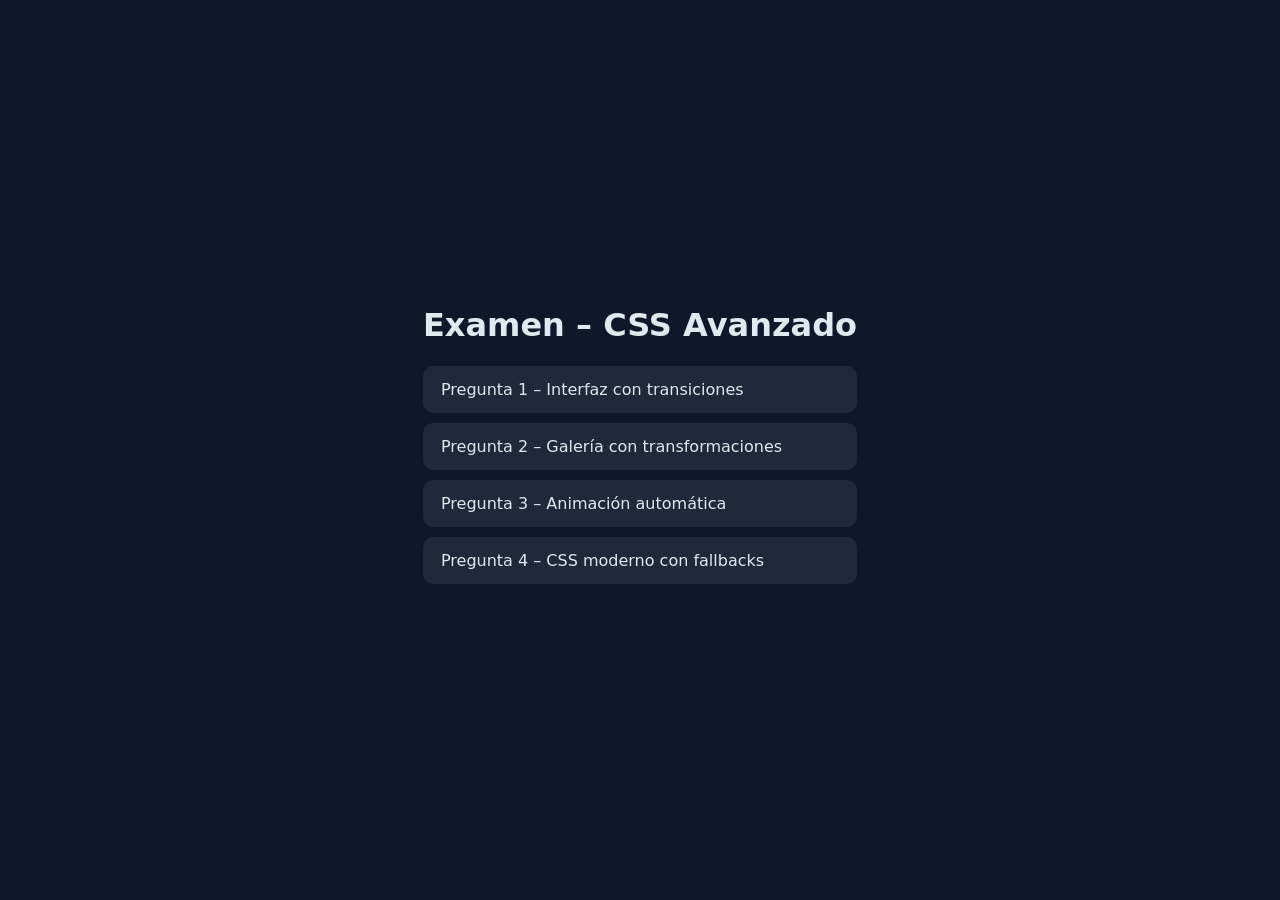
<file: index.html>
<!DOCTYPE html>
<html lang="es">
<head>
<meta charset="UTF-8"><meta name="viewport" content="width=device-width, initial-scale=1.0">
<title>Examen CSS Avanzado</title>
<style>
body{font-family:system-ui,sans-serif;background:#0f172a;color:#e2e8f0;margin:0;min-height:100vh;display:grid;place-items:center}
main{max-width:480px;padding:24px}
h1{margin-top:0}
a{display:block;padding:14px 18px;margin:10px 0;background:#1e293b;color:#e2e8f0;border-radius:10px;text-decoration:none;transition:transform .25s,background .25s}
a:hover{background:#6366f1;transform:translateX(6px)}
</style>
</head>
<body><main>
<h1>Examen – CSS Avanzado</h1>
<a href="pregunta1/index.html">Pregunta 1 – Interfaz con transiciones</a>
<a href="pregunta2/index.html">Pregunta 2 – Galería con transformaciones</a>
<a href="pregunta3/index.html">Pregunta 3 – Animación automática</a>
<a href="pregunta4/index.html">Pregunta 4 – CSS moderno con fallbacks</a>
</main></body></html>
</file>
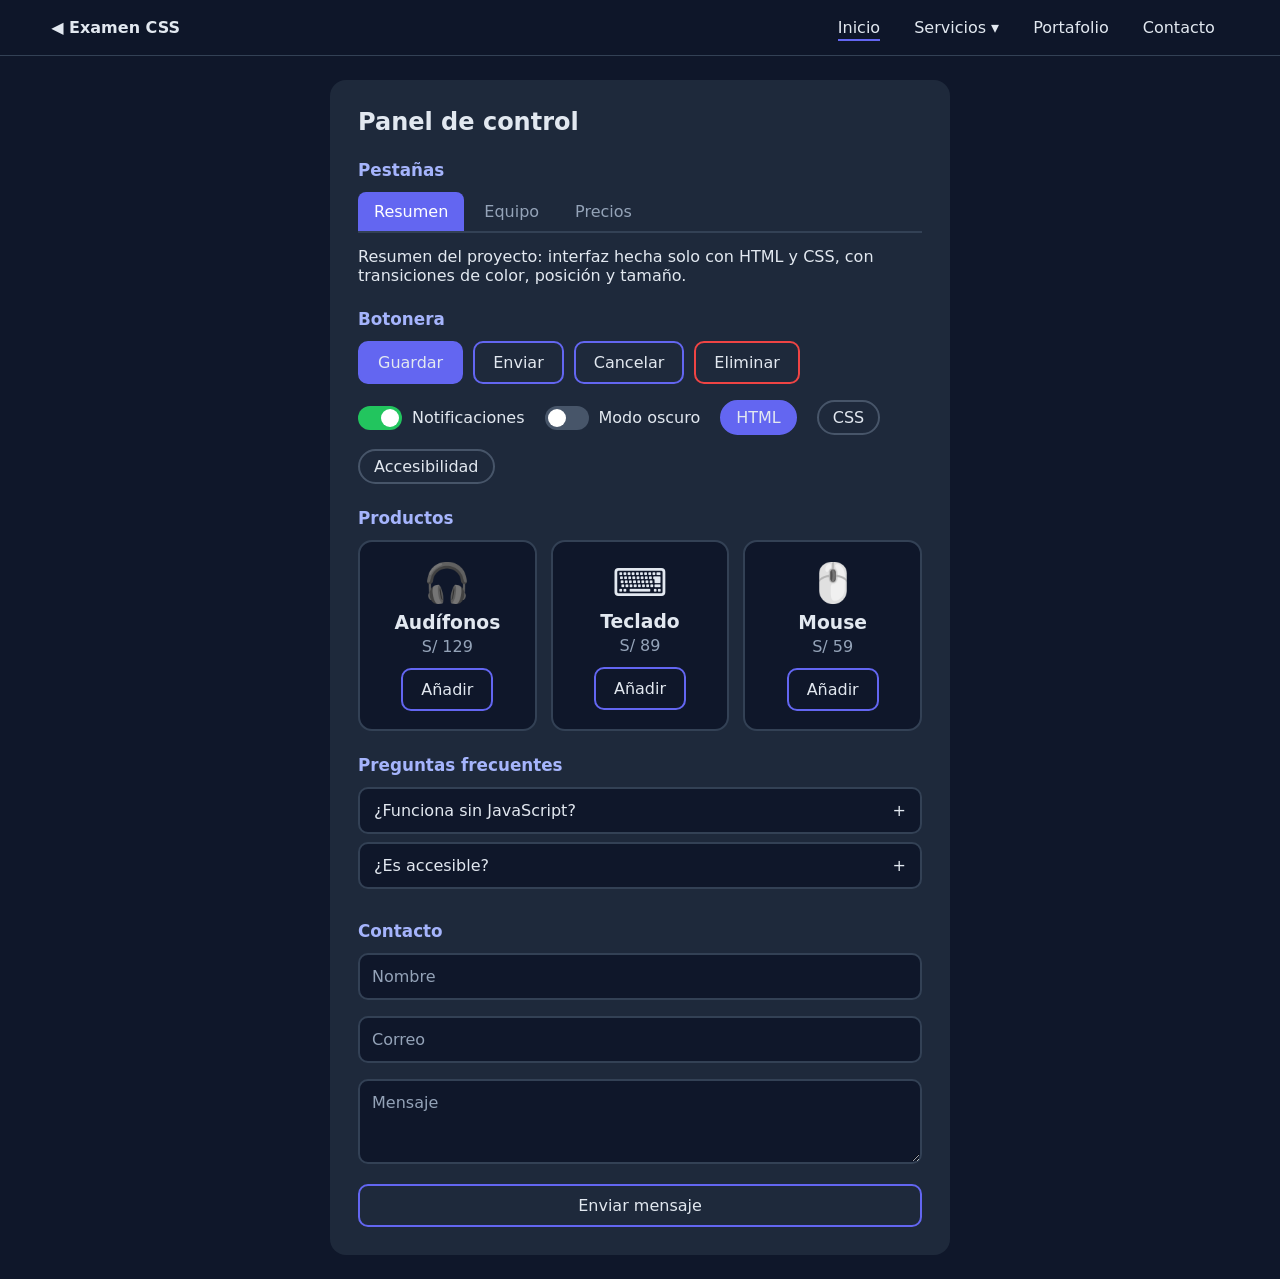
<file: pregunta1/index.html>
<!DOCTYPE html>
<html lang="es">
<head>
<meta charset="UTF-8"><meta name="viewport" content="width=device-width, initial-scale=1.0">
<title>Pregunta 1 - Interfaz con transiciones</title>
<link rel="stylesheet" href="style.css">
</head>
<body>
<header class="top">
  <a class="logo" href="../index.html">◀ Examen CSS</a>
  <nav class="menu" aria-label="Menú principal">
    <a href="#inicio" class="menu__link menu__link--activo">Inicio</a>
    <div class="menu__item">
      <input type="checkbox" id="sm" class="menu__check"><label for="sm" class="menu__link">Servicios ▾</label>
      <ul class="submenu">
        <li><a href="#servicios">Diseño web</a></li>
        <li><a href="#servicios">Aplicaciones</a></li>
        <li><a href="#servicios">Consultoría</a></li>
      </ul>
    </div>
    <a href="#portafolio" class="menu__link">Portafolio</a>
    <a href="#contacto" class="menu__link">Contacto</a>
  </nav>
</header>

<main class="panel">
  <h1>Panel de control</h1>

  <section class="bloque" id="inicio">
    <h2>Pestañas</h2>
    <div class="tabs">
      <input type="radio" name="t" id="t1" checked><input type="radio" name="t" id="t2"><input type="radio" name="t" id="t3">
      <div class="tabs__bar" role="tablist">
        <label for="t1">Resumen</label><label for="t2">Equipo</label><label for="t3">Precios</label>
      </div>
      <div class="tabs__panels">
        <div>Resumen del proyecto: interfaz hecha solo con HTML y CSS, con transiciones de color, posición y tamaño.</div>
        <div>Equipo: 3 diseñadores y 2 desarrolladores trabajando en componentes reutilizables.</div>
        <div>Precios: plan básico S/ 49, plan pro S/ 99 y plan empresa a medida.</div>
      </div>
    </div>
  </section>

  <section class="bloque" id="servicios">
    <h2>Botonera</h2>
    <div class="botonera">
      <button class="btn btn--primario">Guardar</button>
      <button class="btn btn--relleno">Enviar</button>
      <button class="btn btn--contorno">Cancelar</button>
      <a class="btn btn--peligro" href="#confirmar">Eliminar</a>
    </div>
    <div class="controles">
      <label class="switch"><input type="checkbox" checked><i></i>Notificaciones</label>
      <label class="switch"><input type="checkbox"><i></i>Modo oscuro</label>
      <label class="chip"><input type="checkbox" checked><span>HTML</span></label>
      <label class="chip"><input type="checkbox"><span>CSS</span></label>
      <label class="chip"><input type="checkbox"><span>Accesibilidad</span></label>
    </div>
  </section>

  <section class="bloque" id="portafolio">
    <h2>Productos</h2>
    <div class="productos">
      <article class="prod"><span class="prod__ico">🎧</span><h3>Audífonos</h3><p>S/ 129</p><button class="btn btn--contorno">Añadir</button></article>
      <article class="prod"><span class="prod__ico">⌨️</span><h3>Teclado</h3><p>S/ 89</p><button class="btn btn--contorno">Añadir</button></article>
      <article class="prod"><span class="prod__ico">🖱️</span><h3>Mouse</h3><p>S/ 59</p><button class="btn btn--contorno">Añadir</button></article>
    </div>
  </section>

  <section class="bloque">
    <h2>Preguntas frecuentes</h2>
    <details><summary>¿Funciona sin JavaScript?</summary><p>Sí, todo se resuelve con selectores como :hover, :checked, :target y :focus-within.</p></details>
    <details><summary>¿Es accesible?</summary><p>Usa :focus-visible y respeta prefers-reduced-motion.</p></details>
  </section>

  <section class="bloque" id="contacto">
    <h2>Contacto</h2>
    <form class="contacto" onsubmit="return false">
      <label class="campo"><input type="text" placeholder=" " required><span>Nombre</span></label>
      <label class="campo"><input type="email" placeholder=" " required><span>Correo</span></label>
      <label class="campo"><textarea rows="3" placeholder=" " required></textarea><span>Mensaje</span></label>
      <button class="btn btn--relleno">Enviar mensaje</button>
    </form>
  </section>
</main>

<div class="modal" id="confirmar" role="dialog" aria-label="Confirmar eliminación">
  <div class="modal__caja"><h3>¿Eliminar elemento?</h3><p>Esta acción no se puede deshacer.</p>
    <a class="btn btn--peligro" href="#inicio">Sí, eliminar</a> <a class="btn btn--contorno" href="#inicio">Cancelar</a></div>
</div>
</body>
</html>
</file>
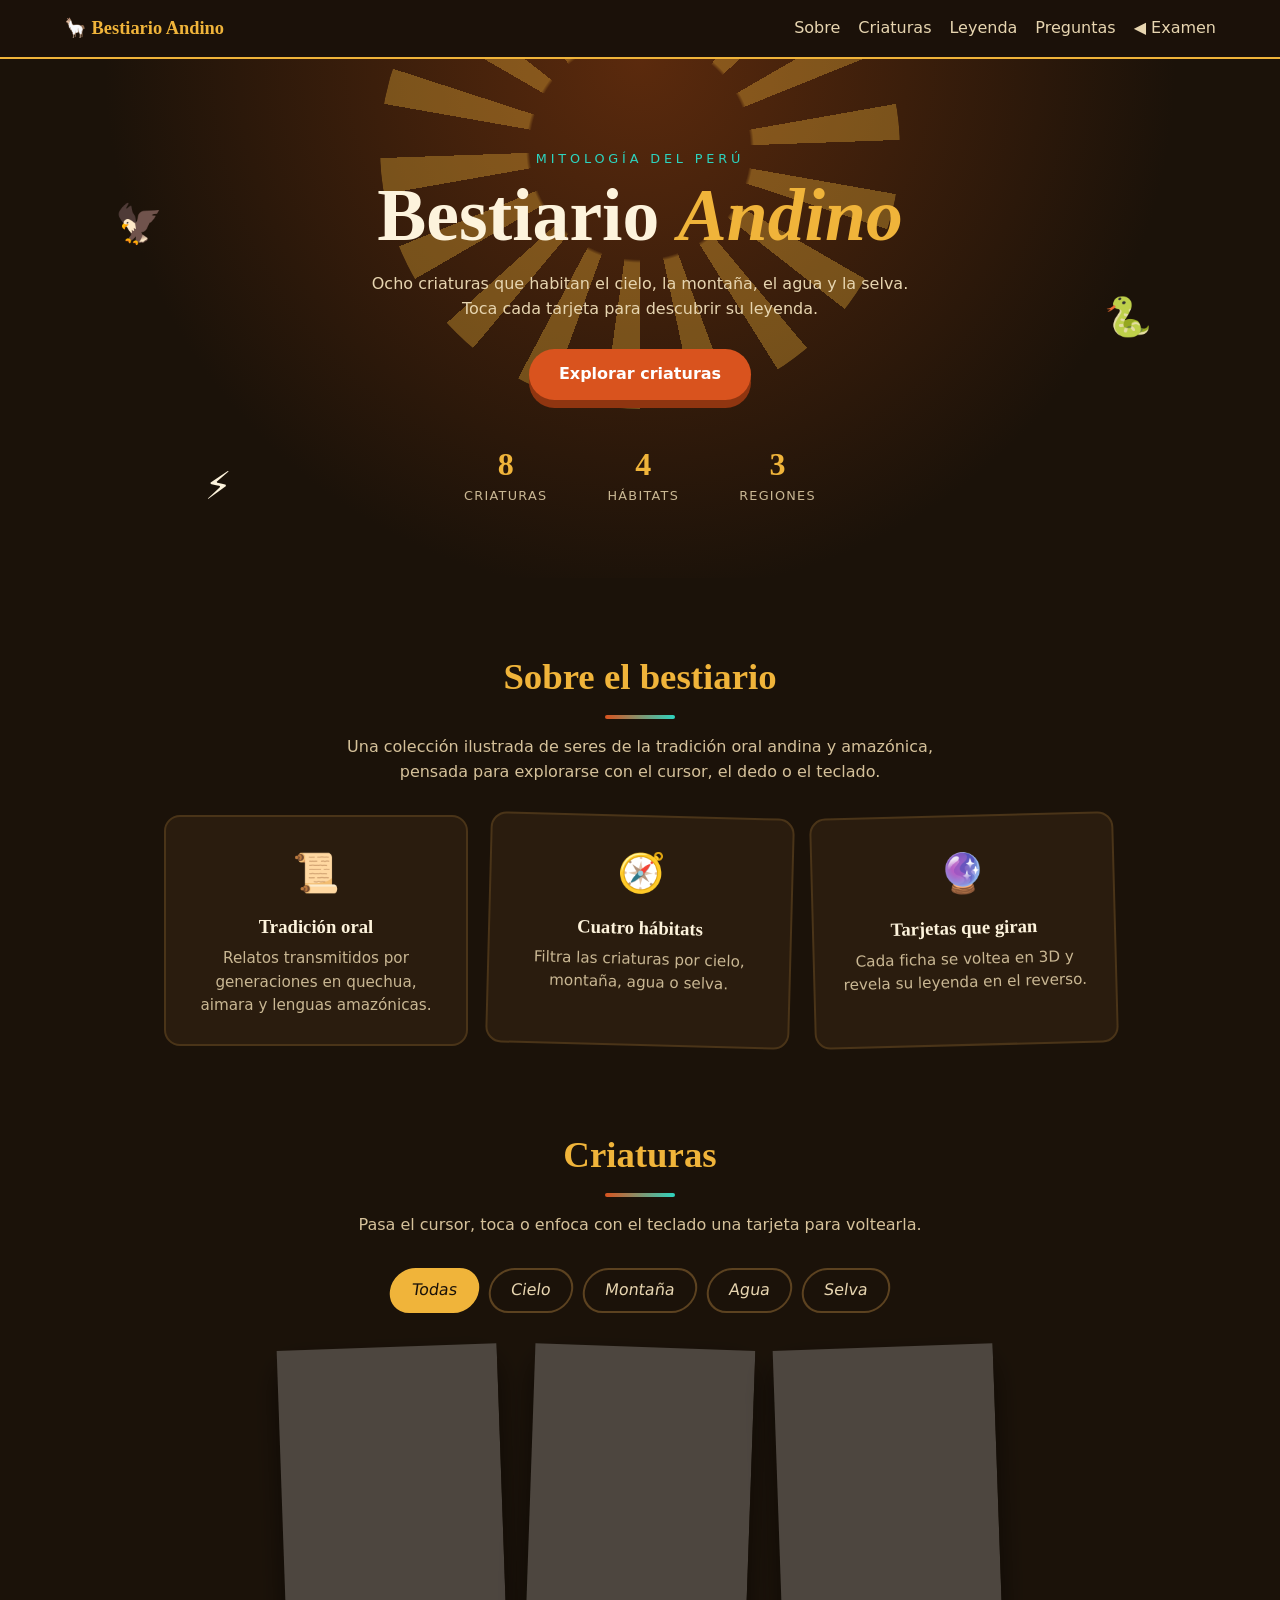
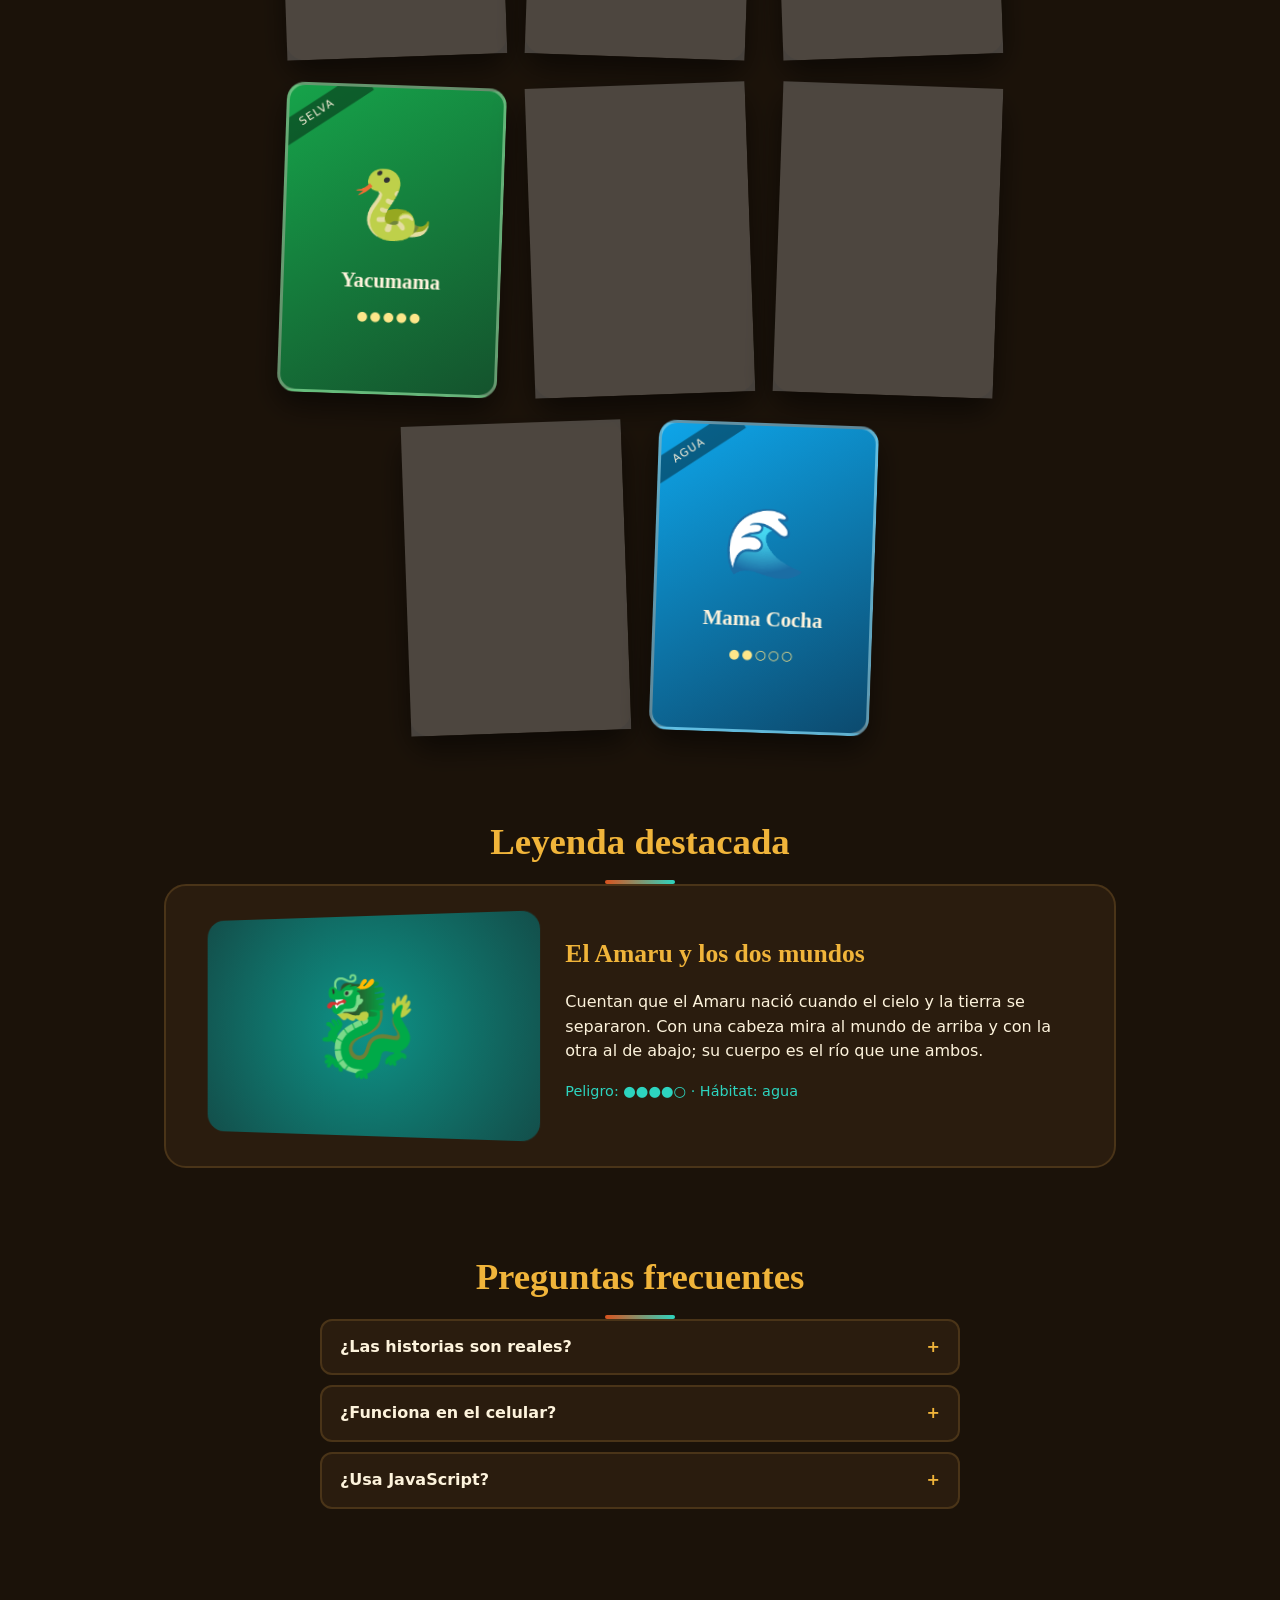
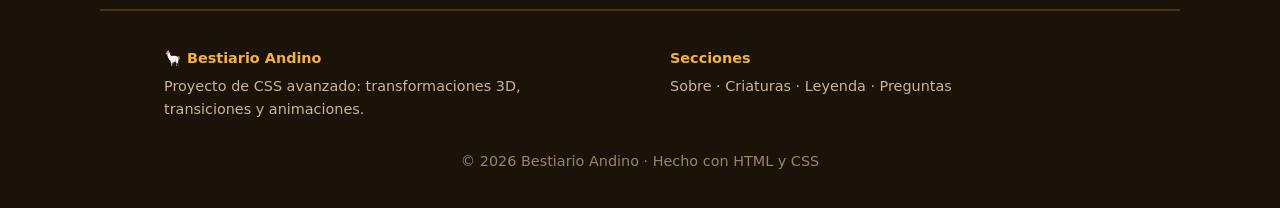
<file: pregunta2/index.html>
<!DOCTYPE html>
<html lang="es">
<head>
<meta charset="UTF-8"><meta name="viewport" content="width=device-width, initial-scale=1.0">
<meta name="description" content="Bestiario Andino: criaturas míticas del Perú en tarjetas con transformaciones CSS.">
<title>Bestiario Andino - Pregunta 2</title>
<link rel="stylesheet" href="style.css">
</head>
<body>
<header class="top">
  <a class="marca" href="#inicio">🦙 Bestiario Andino</a>
  <nav class="nav" aria-label="Principal">
    <a href="#sobre">Sobre</a><a href="#galeria">Criaturas</a><a href="#leyenda">Leyenda</a><a href="#faq">Preguntas</a><a href="../index.html">◀ Examen</a>
  </nav>
</header>

<section class="hero" id="inicio">
  <div class="sol" aria-hidden="true"></div>
  <span class="flot f1" aria-hidden="true">🦅</span><span class="flot f2" aria-hidden="true">🐍</span><span class="flot f3" aria-hidden="true">⚡</span>
  <p class="kicker">Mitología del Perú</p>
  <h1>Bestiario <em>Andino</em></h1>
  <p class="lead">Ocho criaturas que habitan el cielo, la montaña, el agua y la selva. Toca cada tarjeta para descubrir su leyenda.</p>
  <a class="cta" href="#galeria">Explorar criaturas</a>
  <ul class="cifras"><li><strong>8</strong><span>criaturas</span></li><li><strong>4</strong><span>hábitats</span></li><li><strong>3</strong><span>regiones</span></li></ul>
</section>

<section class="seccion" id="sobre">
  <h2>Sobre el bestiario</h2>
  <p class="intro">Una colección ilustrada de seres de la tradición oral andina y amazónica, pensada para explorarse con el cursor, el dedo o el teclado.</p>
  <div class="feats">
    <article class="feat"><span>📜</span><h3>Tradición oral</h3><p>Relatos transmitidos por generaciones en quechua, aimara y lenguas amazónicas.</p></article>
    <article class="feat"><span>🧭</span><h3>Cuatro hábitats</h3><p>Filtra las criaturas por cielo, montaña, agua o selva.</p></article>
    <article class="feat"><span>🔮</span><h3>Tarjetas que giran</h3><p>Cada ficha se voltea en 3D y revela su leyenda en el reverso.</p></article>
  </div>
</section>

<section class="seccion" id="galeria">
  <h2>Criaturas</h2>
  <p class="intro">Pasa el cursor, toca o enfoca con el teclado una tarjeta para voltearla.</p>
  <input type="radio" name="f" id="f-todos" checked><input type="radio" name="f" id="f-cielo"><input type="radio" name="f" id="f-montana"><input type="radio" name="f" id="f-agua"><input type="radio" name="f" id="f-selva">
  <nav class="filtros" aria-label="Filtrar por hábitat">
    <label for="f-todos">Todas</label><label for="f-cielo">Cielo</label><label for="f-montana">Montaña</label><label for="f-agua">Agua</label><label for="f-selva">Selva</label>
  </nav>
  <div class="galeria">
    <article class="tarjeta" data-h="agua" tabindex="0" style="--i:0" aria-label="Amaru, toca para leer su leyenda">
      <div class="tarjeta__inner">
        <div class="cara frente" style="--c1:#0d9488;--c2:#134e4a"><span class="etiqueta">Agua</span><span class="emoji">🐉</span><h3>Amaru</h3><span class="peligro" title="Peligro 4 de 5">●●●●○</span></div>
        <div class="cara dorso"><h4>Amaru</h4><p>Serpiente alada de dos cabezas que une cielo, tierra y agua. Dicen que sus movimientos abren los ríos.</p><span class="hab">Hábitat: Agua</span></div>
      </div>
    </article>
    <article class="tarjeta" data-h="cielo" tabindex="0" style="--i:1" aria-label="Cóndor Mallku, toca para leer su leyenda">
      <div class="tarjeta__inner">
        <div class="cara frente" style="--c1:#f59e0b;--c2:#7c2d12"><span class="etiqueta">Cielo</span><span class="emoji">🦅</span><h3>Cóndor Mallku</h3><span class="peligro" title="Peligro 1 de 5">●○○○○</span></div>
        <div class="cara dorso"><h4>Cóndor Mallku</h4><p>Mensajero de los Apus. Lleva las plegarias de los pueblos hasta el sol y vigila las cumbres.</p><span class="hab">Hábitat: Cielo</span></div>
      </div>
    </article>
    <article class="tarjeta" data-h="montana" tabindex="0" style="--i:2" aria-label="Ukuku, toca para leer su leyenda">
      <div class="tarjeta__inner">
        <div class="cara frente" style="--c1:#64748b;--c2:#1e293b"><span class="etiqueta">Montaña</span><span class="emoji">🐻</span><h3>Ukuku</h3><span class="peligro" title="Peligro 3 de 5">●●●○○</span></div>
        <div class="cara dorso"><h4>Ukuku</h4><p>Hombre-oso guardián de los glaciares. Protege a los peregrinos en la fiesta del Qoyllur Rit'i.</p><span class="hab">Hábitat: Montaña</span></div>
      </div>
    </article>
    <article class="tarjeta" data-h="selva" tabindex="0" style="--i:3" aria-label="Yacumama, toca para leer su leyenda">
      <div class="tarjeta__inner">
        <div class="cara frente" style="--c1:#16a34a;--c2:#14532d"><span class="etiqueta">Selva</span><span class="emoji">🐍</span><h3>Yacumama</h3><span class="peligro" title="Peligro 5 de 5">●●●●●</span></div>
        <div class="cara dorso"><h4>Yacumama</h4><p>Anaconda gigante, madre de las aguas. Cuentan que atrae las canoas hacia lo profundo del río.</p><span class="hab">Hábitat: Selva</span></div>
      </div>
    </article>
    <article class="tarjeta" data-h="selva" tabindex="0" style="--i:4" aria-label="Tunche, toca para leer su leyenda">
      <div class="tarjeta__inner">
        <div class="cara frente" style="--c1:#7c3aed;--c2:#2e1065"><span class="etiqueta">Selva</span><span class="emoji">👻</span><h3>Tunche</h3><span class="peligro" title="Peligro 4 de 5">●●●●○</span></div>
        <div class="cara dorso"><h4>Tunche</h4><p>Espíritu silbador de la selva. Su silbido en la noche anuncia desgracias a quien lo escucha.</p><span class="hab">Hábitat: Selva</span></div>
      </div>
    </article>
    <article class="tarjeta" data-h="montana" tabindex="0" style="--i:5" aria-label="Runamula, toca para leer su leyenda">
      <div class="tarjeta__inner">
        <div class="cara frente" style="--c1:#dc2626;--c2:#7f1d1d"><span class="etiqueta">Montaña</span><span class="emoji">🐴</span><h3>Runamula</h3><span class="peligro" title="Peligro 4 de 5">●●●●○</span></div>
        <div class="cara dorso"><h4>Runamula</h4><p>Mula nocturna de ojos de fuego que recorre los pueblos andinos cuando cae la oscuridad.</p><span class="hab">Hábitat: Montaña</span></div>
      </div>
    </article>
    <article class="tarjeta" data-h="cielo" tabindex="0" style="--i:6" aria-label="Illapa, toca para leer su leyenda">
      <div class="tarjeta__inner">
        <div class="cara frente" style="--c1:#eab308;--c2:#422006"><span class="etiqueta">Cielo</span><span class="emoji">⚡</span><h3>Illapa</h3><span class="peligro" title="Peligro 3 de 5">●●●○○</span></div>
        <div class="cara dorso"><h4>Illapa</h4><p>Dios del rayo y la lluvia. Lanza el agua desde su honda y hace tronar los cerros.</p><span class="hab">Hábitat: Cielo</span></div>
      </div>
    </article>
    <article class="tarjeta" data-h="agua" tabindex="0" style="--i:7" aria-label="Mama Cocha, toca para leer su leyenda">
      <div class="tarjeta__inner">
        <div class="cara frente" style="--c1:#0ea5e9;--c2:#0c4a6e"><span class="etiqueta">Agua</span><span class="emoji">🌊</span><h3>Mama Cocha</h3><span class="peligro" title="Peligro 2 de 5">●●○○○</span></div>
        <div class="cara dorso"><h4>Mama Cocha</h4><p>Madre del mar. Protege a los pescadores y reclama una ofrenda antes de cada travesía.</p><span class="hab">Hábitat: Agua</span></div>
      </div>
    </article>
  </div>
</section>

<section class="seccion" id="leyenda">
  <h2>Leyenda destacada</h2>
  <article class="destacada">
    <div class="destacada__img" aria-hidden="true"><span>🐉</span></div>
    <div class="destacada__txt">
      <h3>El Amaru y los dos mundos</h3>
      <p>Cuentan que el Amaru nació cuando el cielo y la tierra se separaron. Con una cabeza mira al mundo de arriba y con la otra al de abajo; su cuerpo es el río que une ambos.</p>
      <p class="nota">Peligro: ●●●●○ · Hábitat: agua</p>
    </div>
  </article>
</section>

<section class="seccion" id="faq">
  <h2>Preguntas frecuentes</h2>
  <details><summary>¿Las historias son reales?</summary><p>Son relatos de la tradición oral; cambian según la comunidad y la región.</p></details>
  <details><summary>¿Funciona en el celular?</summary><p>Sí: toca una tarjeta para voltearla y toca fuera para volver.</p></details>
  <details><summary>¿Usa JavaScript?</summary><p>No. Los filtros, giros y animaciones se hacen solo con HTML y CSS.</p></details>
</section>

<footer class="pie">
  <div><strong>🦙 Bestiario Andino</strong><p>Proyecto de CSS avanzado: transformaciones 3D, transiciones y animaciones.</p></div>
  <div><strong>Secciones</strong><p><a href="#sobre">Sobre</a> · <a href="#galeria">Criaturas</a> · <a href="#leyenda">Leyenda</a> · <a href="#faq">Preguntas</a></p></div>
  <p class="copy">© 2026 Bestiario Andino · Hecho con HTML y CSS</p>
</footer>
</body>
</html>
</file>
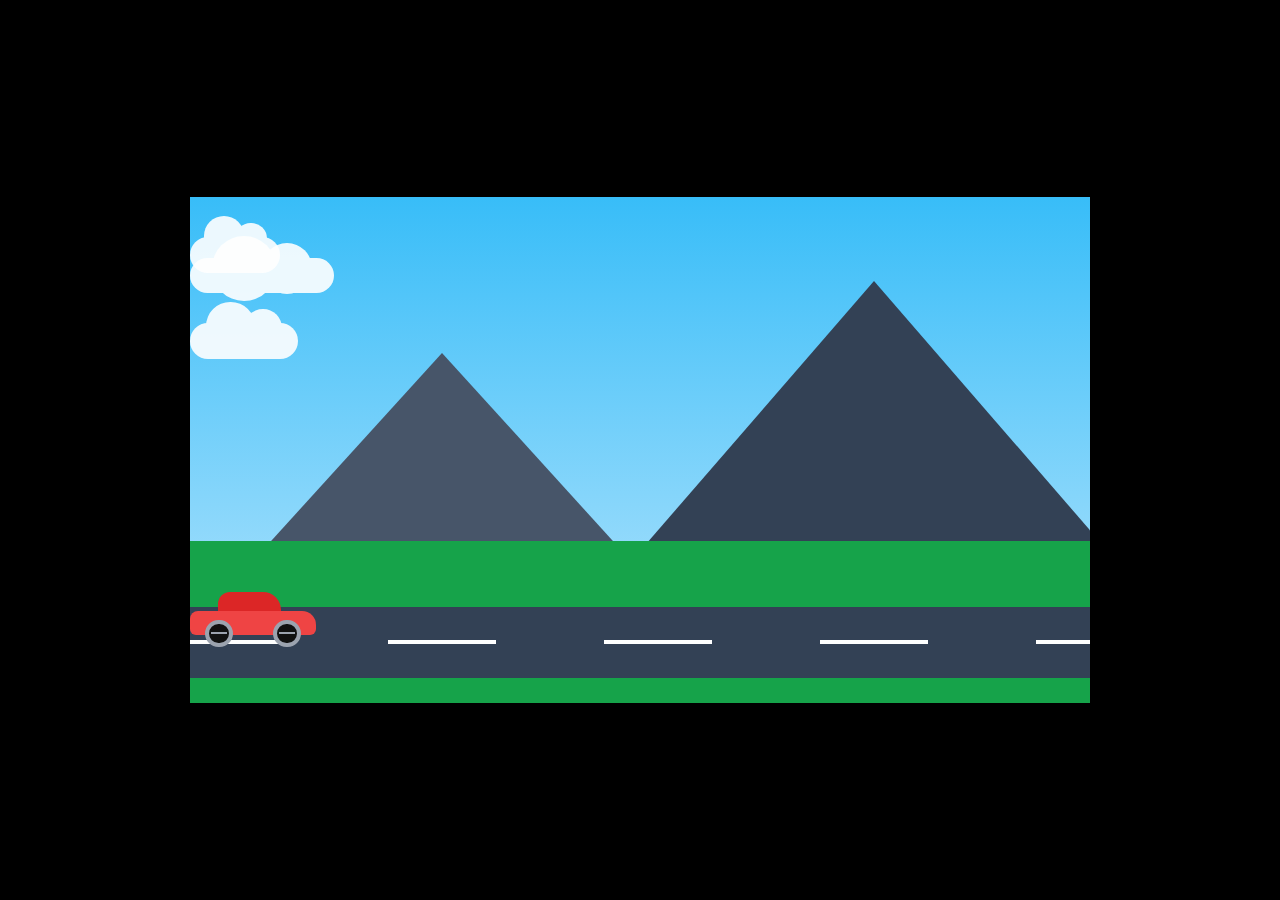
<file: pregunta3/index.html>
<!DOCTYPE html>
<html lang="es">
<head>
<meta charset="UTF-8"><meta name="viewport" content="width=device-width, initial-scale=1.0">
<title>Pregunta 3 - Paisaje animado</title>
<link rel="stylesheet" href="style.css">
</head>
<body>
<div class="escena" aria-label="Paisaje animado: día y noche con nubes y un auto en la carretera">
  <div class="cielo"></div>
  <div class="sol"></div>
  <div class="luna"></div>
  <div class="nube nube1"></div>
  <div class="nube nube2"></div>
  <div class="nube nube3"></div>
  <div class="montana m1"></div>
  <div class="montana m2"></div>
  <div class="suelo"></div>
  <div class="carretera"></div>
  <div class="auto">
    <div class="techo"></div><div class="carroceria"></div>
    <div class="rueda r1"></div><div class="rueda r2"></div>
  </div>
</div>
</body>
</html>
</file>
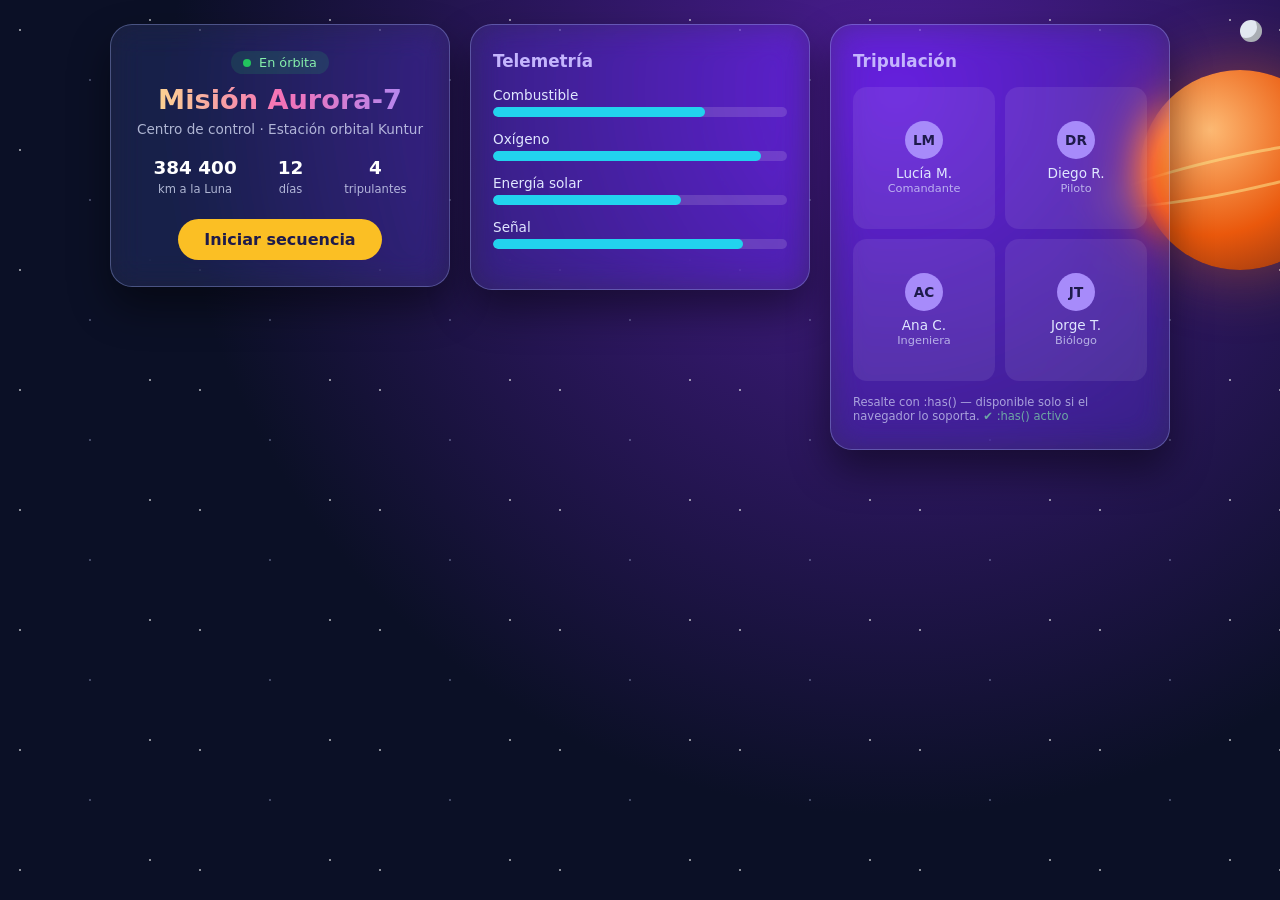
<file: pregunta4/index.html>
<!DOCTYPE html>
<html lang="es">
<head>
<meta charset="UTF-8"><meta name="viewport" content="width=device-width, initial-scale=1.0">
<title>Pregunta 4 - Control de misión espacial</title>
<link rel="stylesheet" href="style.css">
</head>
<body>
<div class="cielo">
  <div class="planeta" aria-hidden="true"><div class="orbita"><span class="luna"></span></div></div>
  <main class="mision-layout">
    <header class="vidrio cabecera">
      <p class="estado"><i></i> En órbita</p>
      <h1 class="titulo">Misión Aurora-7</h1>
      <p class="sub">Centro de control · Estación orbital Kuntur</p>
      <ul class="datos">
        <li><strong>384 400</strong><span>km a la Luna</span></li>
        <li><strong>12</strong><span>días</span></li>
        <li><strong>4</strong><span>tripulantes</span></li>
      </ul>
      <button class="boton" type="button">Iniciar secuencia</button>
    </header>

    <section class="vidrio panel">
      <h2>Telemetría</h2>
      <div class="barra"><span>Combustible</span><i style="--v:72%"></i></div>
      <div class="barra"><span>Oxígeno</span><i style="--v:91%"></i></div>
      <div class="barra"><span>Energía solar</span><i style="--v:64%"></i></div>
      <div class="barra"><span>Señal</span><i style="--v:85%"></i></div>
    </section>

    <section class="vidrio panel">
      <h2>Tripulación</h2>
      <ul class="tripulacion">
        <li><b>LM</b>Lucía M.<small>Comandante</small></li>
        <li><b>DR</b>Diego R.<small>Piloto</small></li>
        <li><b>AC</b>Ana C.<small>Ingeniera</small></li>
        <li><b>JT</b>Jorge T.<small>Biólogo</small></li>
      </ul>
      <p class="nota" id="nota-has">Resalte con :has() — disponible solo si el navegador lo soporta.</p>
    </section>
  </main>
</div>
</body>
</html>
</file>
<file: pregunta1/style.css>
:root{--bg:#0f172a;--panel:#1e293b;--texto:#e2e8f0;--acento:#6366f1;--peligro:#ef4444;--ok:#22c55e;--t:.3s ease}
*{box-sizing:border-box}
html{scroll-behavior:smooth}
body{margin:0;min-height:100vh;background:var(--bg);color:var(--texto);font-family:system-ui,sans-serif}
.panel{width:min(620px,92vw);margin:24px auto;background:var(--panel);padding:28px;border-radius:16px;display:grid;gap:24px}
h1{margin:0;font-size:1.5rem}
h2{margin:0 0 12px;font-size:1.05rem;color:#a5b4fc}
.bloque{scroll-margin-top:80px}

/* Barra superior + menú */
.top{position:sticky;top:0;z-index:5;display:flex;flex-wrap:wrap;gap:12px;align-items:center;justify-content:space-between;padding:10px 4vw;background:rgba(15,23,42,.92);border-bottom:1px solid #334155}
.logo{color:var(--texto);text-decoration:none;font-weight:700;transition:color var(--t)}
.logo:hover{color:#a5b4fc}
.menu{display:flex;flex-wrap:wrap;gap:6px}
.menu__link{position:relative;display:block;padding:8px 14px;color:var(--texto);text-decoration:none;border-radius:8px;transition:background var(--t),color var(--t)}
.menu__link::after{content:"";position:absolute;left:14px;right:14px;bottom:4px;height:2px;background:var(--acento);transform:scaleX(0);transform-origin:left;transition:transform var(--t)}
.menu__link:hover,.menu__link:focus-visible{background:rgba(99,102,241,.15)}
.menu__link:hover::after,.menu__link:focus-visible::after,.menu__link--activo::after{transform:scaleX(1)}
.menu__item{position:relative}
.submenu{list-style:none;margin:0;padding:6px;position:absolute;top:100%;left:0;min-width:160px;background:var(--panel);border:1px solid #334155;border-radius:10px;
  opacity:0;visibility:hidden;transform:translateY(8px);transition:opacity var(--t),transform var(--t),visibility var(--t)}
.menu__check{position:absolute;opacity:0;pointer-events:none}
label.menu__link{cursor:pointer}
.menu__check:focus-visible+.menu__link{outline:3px solid #a5b4fc}
.menu__check:checked+.menu__link{background:rgba(99,102,241,.15)}
.menu__check:checked~.submenu,.menu__item:hover .submenu,.menu__item:focus-within .submenu{opacity:1;visibility:visible;transform:none}
.submenu a{display:block;padding:8px 12px;color:var(--texto);text-decoration:none;border-radius:6px;transition:background var(--t),padding-left var(--t)}
.submenu a:hover,.submenu a:focus-visible{background:var(--acento);padding-left:18px}

/* Pestañas con radios */
.tabs input{position:absolute;opacity:0;pointer-events:none}
.tabs__bar{display:flex;gap:4px;border-bottom:2px solid #334155}
.tabs__bar label{padding:10px 16px;cursor:pointer;border-radius:8px 8px 0 0;color:#94a3b8;transition:background var(--t),color var(--t)}
.tabs__bar label:hover{background:rgba(99,102,241,.15);color:var(--texto)}
#t1:checked~.tabs__bar label[for=t1],#t2:checked~.tabs__bar label[for=t2],#t3:checked~.tabs__bar label[for=t3]{background:var(--acento);color:#fff}
#t1:focus-visible~.tabs__bar label[for=t1],#t2:focus-visible~.tabs__bar label[for=t2],#t3:focus-visible~.tabs__bar label[for=t3]{outline:3px solid #a5b4fc}
.tabs__panels{display:grid;padding-top:14px}
.tabs__panels>div{grid-area:1/1;opacity:0;visibility:hidden;transform:translateY(10px);transition:opacity var(--t),transform var(--t),visibility var(--t)}
#t1:checked~.tabs__panels>div:nth-child(1),#t2:checked~.tabs__panels>div:nth-child(2),#t3:checked~.tabs__panels>div:nth-child(3){opacity:1;visibility:visible;transform:none}

/* Botonera */
.botonera{display:flex;flex-wrap:wrap;gap:10px}
.btn{display:inline-block;font:inherit;text-decoration:none;cursor:pointer;padding:10px 18px;border-radius:10px;border:2px solid var(--acento);color:var(--texto);background:transparent;transition:background var(--t),color var(--t),transform .2s ease,box-shadow var(--t),border-color var(--t)}
.btn:hover{transform:translateY(-3px);box-shadow:0 8px 18px rgba(0,0,0,.35)}
.btn:active{transform:translateY(0) scale(.96)}
.btn:focus-visible{outline:3px solid #a5b4fc;outline-offset:2px}
.btn--primario{background:var(--acento)}
.btn--primario:hover{background:#4f46e5;border-color:#4f46e5}
.btn--relleno{background:linear-gradient(90deg,var(--acento) 50%,transparent 50%) right/200% 100%;transition:background-position .4s ease,transform .2s ease,box-shadow var(--t)}
.btn--relleno:hover{background-position:left}
.btn--contorno:hover{background:var(--acento)}
.btn--peligro{border-color:var(--peligro)}
.btn--peligro:hover{background:var(--peligro)}

/* Interruptores y chips */
.controles{display:flex;flex-wrap:wrap;gap:14px 20px;align-items:center;margin-top:16px}
.switch{display:flex;align-items:center;gap:10px;cursor:pointer}
.switch input,.chip input{position:absolute;opacity:0}
.switch i{width:44px;height:24px;border-radius:99px;background:#475569;position:relative;transition:background var(--t)}
.switch i::after{content:"";position:absolute;top:3px;left:3px;width:18px;height:18px;border-radius:50%;background:#fff;transition:transform var(--t)}
.switch input:checked+i{background:var(--ok)}
.switch input:checked+i::after{transform:translateX(20px)}
.switch input:focus-visible+i,.chip input:focus-visible+span{outline:3px solid #a5b4fc;outline-offset:2px}
.chip span{display:inline-block;padding:6px 14px;border:2px solid #475569;border-radius:99px;cursor:pointer;transition:background var(--t),border-color var(--t),transform .2s}
.chip span:hover{transform:scale(1.06);border-color:var(--acento)}
.chip input:checked+span{background:var(--acento);border-color:var(--acento)}

/* Tarjetas de producto */
.productos{display:grid;grid-template-columns:repeat(auto-fit,minmax(150px,1fr));gap:14px}
.prod{text-align:center;padding:18px 12px;background:#0f172a;border:2px solid #334155;border-radius:14px;transition:transform var(--t),border-color var(--t),box-shadow var(--t)}
.prod:hover{transform:translateY(-6px);border-color:var(--acento);box-shadow:0 14px 24px rgba(0,0,0,.4)}
.prod__ico{display:inline-block;font-size:2.4rem;transition:transform .4s ease}
.prod:hover .prod__ico{transform:scale(1.25) rotate(-8deg)}
.prod h3{margin:6px 0 0}.prod p{margin:4px 0 12px;color:#94a3b8}

/* Acordeón */
details{background:#0f172a;border:2px solid #334155;border-radius:10px;margin-bottom:8px;transition:border-color var(--t),background var(--t)}
details:hover,details[open]{border-color:var(--acento)}
summary{cursor:pointer;padding:12px 14px;list-style:none;display:flex;justify-content:space-between}
summary::-webkit-details-marker{display:none}
summary::after{content:"+";transition:transform var(--t)}
details[open] summary::after{transform:rotate(135deg)}
details p{margin:0;padding:0 14px 14px;color:#94a3b8;animation:abrir .35s ease}
@keyframes abrir{from{opacity:0;transform:translateY(-6px)}}

/* Formulario con etiqueta flotante y validación visual */
.contacto{display:grid;gap:16px}
.campo{position:relative;display:block}
.campo input,.campo textarea{width:100%;font:inherit;color:var(--texto);background:#0f172a;border:2px solid #334155;border-radius:10px;padding:16px 12px 8px;resize:vertical;transition:border-color var(--t),box-shadow var(--t)}
.campo span{position:absolute;left:14px;top:14px;color:#94a3b8;pointer-events:none;transition:transform var(--t),color var(--t);transform-origin:left top}
.campo input:focus,.campo textarea:focus{outline:none;border-color:var(--acento);box-shadow:0 0 0 4px rgba(99,102,241,.25)}
.campo input:focus+span,.campo textarea:focus+span,
.campo input:not(:placeholder-shown)+span,.campo textarea:not(:placeholder-shown)+span{transform:translateY(-9px) scale(.75);color:#a5b4fc}
.campo input:not(:placeholder-shown):valid,.campo textarea:not(:placeholder-shown):valid{border-color:var(--ok)}
.campo input:not(:placeholder-shown):invalid{border-color:var(--peligro)}

/* Modal con :target */
.modal{position:fixed;inset:0;display:grid;place-items:center;background:rgba(2,6,23,.7);opacity:0;visibility:hidden;transition:opacity var(--t),visibility var(--t);z-index:10}
.modal:target{opacity:1;visibility:visible}
.modal__caja{background:var(--panel);padding:24px;border-radius:16px;text-align:center;transform:scale(.85);transition:transform var(--t)}
.modal:target .modal__caja{transform:none}

@media (prefers-reduced-motion:reduce){*,*::before,*::after{transition-duration:.01ms!important;animation-duration:.01ms!important}html{scroll-behavior:auto}}
</file>
<file: pregunta2/style.css>
*{box-sizing:border-box}
html{scroll-behavior:smooth;overflow-x:hidden}
:root{--tierra:#1b1209;--carton:#2a1c0e;--ocre:#f0b43a;--terra:#d9531e;--turq:#2dd4bf;--crema:#fdf3dc;--serif:Georgia,"Times New Roman",serif}
body{margin:0;overflow-x:hidden;background:var(--tierra);color:var(--crema);font-family:system-ui,sans-serif;line-height:1.55}
h1,h2,h3,h4{font-family:var(--serif);margin:0}
a{color:inherit}
section{scroll-margin-top:70px}

/* Cabecera */
.top{position:sticky;top:0;z-index:20;display:flex;flex-wrap:wrap;gap:8px 20px;align-items:center;justify-content:space-between;padding:12px 5vw;background:rgba(27,18,9,.93);border-bottom:2px solid var(--ocre)}
.marca{font-family:var(--serif);font-weight:700;font-size:1.15rem;text-decoration:none;color:var(--ocre);transition:transform .3s}
.marca:hover{transform:rotate(-3deg) scale(1.06)}
.nav{display:flex;flex-wrap:wrap;gap:4px 18px}
.nav a{position:relative;text-decoration:none;color:#e7d5b0;padding:4px 0;transition:color .3s}
.nav a::after{content:"";position:absolute;left:0;right:0;bottom:0;height:2px;background:var(--turq);transform:scaleX(0);transition:transform .3s}
.nav a:hover,.nav a:focus-visible{color:#fff}
.nav a:hover::after,.nav a:focus-visible::after{transform:scaleX(1)}

/* Hero */
.hero{position:relative;overflow:hidden;text-align:center;padding:90px 5vw 70px;background:radial-gradient(circle at 50% 0,#5b2a0d,var(--tierra) 65%)}
.sol{position:absolute;top:-170px;left:50%;width:520px;height:520px;margin-left:-260px;border-radius:50%;opacity:.35;
  background:repeating-conic-gradient(var(--ocre) 0 8deg,transparent 8deg 20deg);animation:girar 60s linear infinite;
  -webkit-mask:radial-gradient(circle,transparent 30%,#000 31%);mask:radial-gradient(circle,transparent 30%,#000 31%)}
.flot{position:absolute;font-size:2.4rem;animation:flota 6s ease-in-out infinite}
.f1{left:9%;top:26%}.f2{right:10%;top:44%;animation-delay:-2s}.f3{left:16%;bottom:12%;animation-delay:-4s}
.kicker{position:relative;margin:0 0 8px;letter-spacing:.3em;text-transform:uppercase;font-size:.8rem;color:var(--turq)}
.hero h1{position:relative;font-size:clamp(2.4rem,8vw,4.6rem);line-height:1.05}
.hero em{color:var(--ocre);font-style:italic}
.lead{position:relative;max-width:560px;margin:18px auto 28px;color:#e7d5b0}
.cta{position:relative;display:inline-block;padding:13px 30px;border-radius:99px;background:var(--terra);color:#fff;font-weight:700;text-decoration:none;box-shadow:0 8px 0 #8f3510;transition:transform .2s,box-shadow .2s}
.cta:hover{transform:translateY(-3px) rotate(-2deg)}
.cta:active{transform:translateY(6px);box-shadow:0 2px 0 #8f3510}
.cifras{position:relative;list-style:none;display:flex;justify-content:center;gap:clamp(20px,6vw,60px);margin:46px 0 0;padding:0}
.cifras strong{display:block;font:700 2rem var(--serif);color:var(--ocre)}
.cifras span{font-size:.8rem;color:#c9b793;text-transform:uppercase;letter-spacing:.1em}
@keyframes girar{to{transform:rotate(360deg)}}
@keyframes flota{50%{transform:translateY(-18px) rotate(10deg)}}

/* Secciones */
.seccion{max-width:1080px;margin:0 auto;padding:70px 5vw 10px;text-align:center}
.seccion>h2{font-size:clamp(1.7rem,5vw,2.3rem);color:var(--ocre)}
.seccion>h2::after{content:"";display:block;width:70px;height:4px;margin:10px auto 0;background:linear-gradient(90deg,var(--terra),var(--turq));border-radius:4px}
.intro{max-width:600px;margin:16px auto 30px;color:#d5c19a}

.feats{display:flex;flex-wrap:wrap;gap:20px;justify-content:center}
.feat{flex:1 1 260px;max-width:330px;padding:26px 22px;background:var(--carton);border:2px solid #4a3418;border-radius:16px;transition:transform .35s,border-color .35s,box-shadow .35s}
.feat:nth-child(2){transform:rotate(1.5deg)}.feat:nth-child(3){transform:rotate(-1.5deg)}
.feat:hover{transform:rotate(0) translateY(-8px) scale(1.03);border-color:var(--turq);box-shadow:0 18px 30px rgba(0,0,0,.5)}
.feat span{display:inline-block;font-size:2.4rem;transition:transform .5s}
.feat:hover span{transform:rotate(360deg) scale(1.15)}
.feat h3{margin:10px 0 6px;color:var(--crema)}.feat p{margin:0;color:#c9b793;font-size:.95rem}

/* Filtros (radios, sin JS) */
.seccion>input{position:absolute;opacity:0;pointer-events:none}
.filtros{display:flex;flex-wrap:wrap;gap:10px;justify-content:center;margin-bottom:34px}
.filtros label{padding:8px 20px;border:2px solid #5c4220;border-radius:99px;cursor:pointer;color:#e7d5b0;transform:skewX(-8deg);transition:transform .3s,background .3s,border-color .3s,color .3s}
.filtros label:hover{transform:skewX(0) scale(1.08);border-color:var(--ocre)}
#f-todos:checked~.filtros label:nth-child(1),#f-cielo:checked~.filtros label:nth-child(2),#f-montana:checked~.filtros label:nth-child(3),#f-agua:checked~.filtros label:nth-child(4),#f-selva:checked~.filtros label:nth-child(5){background:var(--ocre);color:var(--tierra);border-color:var(--ocre)}
#f-todos:focus-visible~.filtros label:nth-child(1),#f-cielo:focus-visible~.filtros label:nth-child(2),#f-montana:focus-visible~.filtros label:nth-child(3),#f-agua:focus-visible~.filtros label:nth-child(4),#f-selva:focus-visible~.filtros label:nth-child(5){outline:3px solid var(--turq)}
#f-cielo:checked~.galeria .tarjeta:not([data-h=cielo]),
#f-montana:checked~.galeria .tarjeta:not([data-h=montana]),
#f-agua:checked~.galeria .tarjeta:not([data-h=agua]),
#f-selva:checked~.galeria .tarjeta:not([data-h=selva]){display:none}

/* Tarjetas con transformaciones */
.galeria{display:flex;flex-wrap:wrap;gap:28px;justify-content:center}
.tarjeta{width:220px;height:310px;perspective:900px;outline:none;-webkit-tap-highlight-color:transparent;
  transform:rotate(var(--r,0deg));transition:transform .4s ease;animation:aparece .6s ease backwards;animation-delay:calc(var(--i)*80ms)}
.tarjeta:nth-child(odd){--r:-2deg}.tarjeta:nth-child(even){--r:2deg}
.tarjeta:hover,.tarjeta:focus{--r:0deg;transform:rotate(0) scale(1.08) translateY(-8px)}
@keyframes aparece{from{opacity:0;transform:translateY(40px) rotate(8deg) scale(.8)}}
.tarjeta__inner{position:relative;width:100%;height:100%;transform-style:preserve-3d;transition:transform .8s cubic-bezier(.4,.2,.2,1);border-radius:18px;box-shadow:0 14px 30px rgba(0,0,0,.55)}
.tarjeta:hover .tarjeta__inner,.tarjeta:focus .tarjeta__inner{transform:rotateY(180deg)}
.cara{position:absolute;inset:0;border-radius:18px;display:flex;flex-direction:column;align-items:center;justify-content:center;padding:18px;overflow:hidden;
  -webkit-backface-visibility:hidden;backface-visibility:hidden}
.frente{background:linear-gradient(150deg,var(--c1),var(--c2));border:3px solid rgba(253,243,220,.35)}
.frente::before{content:"";position:absolute;top:-50%;left:-80%;width:50%;height:200%;background:rgba(255,255,255,.22);transform:rotate(20deg);transition:left .8s}
.tarjeta:hover .frente::before{left:130%}
.emoji{font-size:4.2rem;display:inline-block;transition:transform .5s}
.tarjeta:hover .emoji{transform:rotate(-15deg) scale(1.2)}
.frente h3{margin-top:8px;font-size:1.3rem}
.etiqueta{position:absolute;top:16px;left:-32px;width:120px;padding:3px 0;background:rgba(0,0,0,.4);font-size:.68rem;letter-spacing:.12em;text-transform:uppercase;transform:rotate(-35deg)}
.peligro{margin-top:10px;font-size:.8rem;letter-spacing:.15em;color:#fde68a}
.dorso{background:var(--carton);border:3px solid var(--ocre);transform:rotateY(180deg);text-align:center}
.dorso h4{color:var(--ocre);font-size:1.25rem;margin-bottom:10px}
.dorso p{margin:0 0 14px;font-size:.88rem;color:#e7d5b0}
.hab{padding:4px 14px;border-radius:99px;background:rgba(45,212,191,.18);color:var(--turq);font-size:.78rem}

/* Leyenda destacada */
.destacada{display:flex;flex-wrap:wrap;align-items:center;gap:30px;padding:30px;text-align:left;background:var(--carton);border:2px solid #4a3418;border-radius:22px}
.destacada__img{flex:1 1 220px;display:grid;place-items:center;min-height:220px;border-radius:18px;background:radial-gradient(circle,#0d9488,#134e4a);transform:perspective(700px) rotateY(-12deg);transition:transform .6s}
.destacada:hover .destacada__img{transform:perspective(700px) rotateY(0) scale(1.04)}
.destacada__img span{font-size:6rem;animation:flota 5s ease-in-out infinite}
.destacada__txt{flex:2 1 280px}
.destacada h3{font-size:1.6rem;color:var(--ocre);margin-bottom:10px}
.nota{color:var(--turq);font-size:.9rem}

/* FAQ */
details{max-width:640px;margin:0 auto 10px;text-align:left;background:var(--carton);border:2px solid #4a3418;border-radius:12px;transition:border-color .3s}
details:hover,details[open]{border-color:var(--turq)}
summary{cursor:pointer;padding:14px 18px;list-style:none;display:flex;justify-content:space-between;font-weight:600}
summary::-webkit-details-marker{display:none}
summary::after{content:"+";color:var(--ocre);transition:transform .3s}
details[open] summary::after{transform:rotate(135deg)}
details p{margin:0;padding:0 18px 16px;color:#c9b793;animation:abrir .35s ease}
@keyframes abrir{from{opacity:0;transform:translateY(-6px)}}

/* Pie */
.pie{display:flex;flex-wrap:wrap;gap:24px 60px;justify-content:space-between;max-width:1080px;margin:80px auto 0;padding:36px 5vw;border-top:2px solid #4a3418;color:#c9b793;font-size:.9rem}
.pie>div{flex:1 1 240px}.pie p{margin:6px 0 0}.pie strong{color:var(--ocre)}
.pie a{text-decoration:none;transition:color .3s}.pie a:hover{color:var(--turq)}
.copy{flex-basis:100%;text-align:center;opacity:.7}

@media (prefers-reduced-motion:reduce){
  html{scroll-behavior:auto}
  *,*::before,*::after{animation:none!important;transition-duration:.01ms!important}
}
</file>
<file: pregunta3/style.css>
*{box-sizing:border-box}
body{margin:0;min-height:100vh;display:grid;place-items:center;background:#000}
.escena{position:relative;width:min(900px,100vw);aspect-ratio:16/9;overflow:hidden;background:#000}
.escena>*,.auto>*{position:absolute}

/* Ciclo día/noche (20 s) */
.cielo{inset:0;background:linear-gradient(#38bdf8,#bae6fd);animation:cielo 20s linear infinite}
@keyframes cielo{0%,40%{filter:none}50%,90%{filter:brightness(.22) hue-rotate(20deg)}100%{filter:none}}

.sol{width:12%;aspect-ratio:1;border-radius:50%;background:#fde047;box-shadow:0 0 40px 10px #fde04799;left:10%;top:100%;
  animation:sol 20s ease-in-out infinite}
@keyframes sol{0%{top:90%;opacity:1}20%{top:10%}45%{top:90%;opacity:1}46%,100%{top:90%;opacity:0}}
.luna{width:9%;aspect-ratio:1;border-radius:50%;background:#f1f5f9;box-shadow:inset -10px -4px 0 #cbd5e1;right:15%;top:100%;
  animation:luna 20s ease-in-out infinite}
@keyframes luna{0%,50%{top:90%;opacity:0}51%{opacity:1}70%{top:10%}95%{top:90%;opacity:1}100%{top:90%;opacity:0}}

.nube{height:7%;width:16%;background:#fff;border-radius:50px;opacity:.9;animation:nube linear infinite}
.nube::before,.nube::after{content:"";position:absolute;background:#fff;border-radius:50%}
.nube::before{width:45%;aspect-ratio:1;top:-60%;left:15%}
.nube::after{width:35%;aspect-ratio:1;top:-40%;left:50%}
.nube1{top:12%;animation-duration:30s}
.nube2{top:25%;width:12%;animation-duration:45s;animation-delay:-15s}
.nube3{top:8%;width:10%;animation-duration:38s;animation-delay:-28s}
@keyframes nube{from{left:-20%}to{left:110%}}

.montana{bottom:30%;width:0;height:0;border-left:20vmin solid transparent;border-right:20vmin solid transparent;border-bottom:22vmin solid #475569}
.m1{left:8%}
.m2{left:50%;border-bottom-color:#334155;border-bottom-width:30vmin;border-left-width:26vmin;border-right-width:26vmin}
.suelo{left:0;right:0;bottom:0;height:32%;background:#16a34a}
.carretera{left:0;right:0;bottom:5%;height:14%;background:
  repeating-linear-gradient(90deg,#fff 0 6%,transparent 6% 12%) center/200% 6% no-repeat,#334155;
  animation:linea 1s linear infinite}
@keyframes linea{to{background-position:-24% center,0 0}}

.auto{bottom:11%;width:14%;aspect-ratio:2.2;animation:auto 9s linear infinite}
@keyframes auto{from{left:-18%}to{left:105%}}
.carroceria{left:0;right:0;bottom:22%;height:42%;background:#ef4444;border-radius:8px 14px 6px 6px}
.techo{left:22%;width:50%;bottom:60%;height:36%;background:#dc2626;border-radius:12px 18px 0 0}
.rueda{width:22%;aspect-ratio:1;bottom:0;background:#111;border-radius:50%;border:4px solid #9ca3af;animation:giro .5s linear infinite}
.rueda::after{content:"";position:absolute;inset:40% 10%;height:2px;background:#9ca3af}
.r1{left:12%}.r2{right:12%}
@keyframes giro{to{transform:rotate(360deg)}}

@media (prefers-reduced-motion:reduce){.escena *{animation-play-state:paused!important}}
</file>
<file: pregunta4/style.css>
/*
=====================================================================
 TABLA DE COMPATIBILIDAD (resumen; detalle en compatibilidad.txt)
 Fuentes: MDN (developer.mozilla.org) y caniuse.com
---------------------------------------------------------------------
 Propiedad / técnica          | Navegador con soporte | Sin soporte (fallback)
 backdrop-filter              | Chrome, Edge, Safari  | Panel casi opaco, legible
 background-clip:text         | Todos los modernos    | Título de color sólido
 -webkit- / estándar          | Orden prefijo -> std  | Mismo resultado visual
 clamp()                      | Todos los modernos    | Ancho fijo anterior
 100dvh                       | Navegadores 2022+     | 100vh
 display:grid + gap           | Todos los modernos    | flex + márgenes
 aspect-ratio                 | Todos los modernos    | height fijo
 :has() (@supports selector)  | Chrome, Safari, FF121+| Sin resalte extra
 prefers-reduced-motion       | Todos los modernos    | Animaciones normales
=====================================================================
*/

*{box-sizing:border-box}
body{margin:0;font-family:system-ui,sans-serif;color:#e0e7ff}

/* Cielo nocturno: el color sólido es el fallback del degradado */
.cielo{
  position:relative;overflow:hidden;padding:24px;
  min-height:100vh;                                      /* fallback */
  min-height:100dvh;                                     /* estándar nuevo al final */
  background:#0b1026;                                    /* fallback 1 */
  background:-webkit-radial-gradient(70% 10%,#4c1d95 0,#0b1026 60%); /* prefijo antes... */
  background:radial-gradient(circle at 70% 10%,#4c1d95 0,#0b1026 60%); /* ...del estándar */
}
/* Estrellas con gradientes repetidos */
.cielo::before{content:"";position:absolute;inset:0;
  background-image:radial-gradient(1.5px 1.5px at 20px 30px,#fff,transparent),radial-gradient(1px 1px at 90px 80px,#cbd5ff,transparent),radial-gradient(1.5px 1.5px at 150px 20px,#fff,transparent);
  background-size:180px 120px;animation:brillo 4s ease-in-out infinite}
@keyframes brillo{50%{opacity:.35}}

/* Planeta con anillo y luna en órbita */
.planeta{position:absolute;right:-60px;top:70px;width:200px;height:200px;border-radius:50%;
  background:#f97316;
  background:-webkit-radial-gradient(35% 30%,#fdba74,#ea580c 55%,#7c2d12);
  background:radial-gradient(circle at 35% 30%,#fdba74,#ea580c 55%,#7c2d12);
  box-shadow:0 0 70px rgba(249,115,22,.45)}
.planeta::after{content:"";position:absolute;left:-40px;right:-40px;top:42%;height:16%;border:3px solid rgba(253,230,138,.55);border-radius:50%;transform:rotate(-12deg)}
.orbita{position:absolute;inset:-50px;animation:girar 14s linear infinite}
.luna{position:absolute;top:0;left:50%;width:22px;height:22px;border-radius:50%;background:#e2e8f0;box-shadow:inset -5px -4px 0 rgba(0,0,0,.25)}
@keyframes girar{to{transform:rotate(360deg)}}

/* ---------- BASE FUNCIONAL (navegadores sin soporte) ---------- */
.mision-layout{position:relative;display:flex;flex-wrap:wrap;justify-content:center;max-width:1100px;margin:0 auto}
.mision-layout>*{margin:10px}
.vidrio{
  width:320px;                                           /* fallback de clamp */
  width:clamp(260px,90vw,340px);
  padding:26px 22px;
  background:rgba(15,12,50,.9);                          /* casi opaco: legible sin blur */
  border:1px solid rgba(165,180,252,.35);
  border-radius:22px;
  box-shadow:0 20px 40px rgba(0,0,0,.45);
  -webkit-transition:transform .3s ease,border-color .3s ease;
  transition:transform .3s ease,border-color .3s ease;   /* estándar al final */
  animation:despegue .9s ease backwards;
}
.vidrio:hover{transform:translateY(-6px);border-color:#fbbf24}
.panel:nth-of-type(1){animation-delay:.15s}.panel:nth-of-type(2){animation-delay:.3s}

.cabecera{text-align:center}
.estado{display:inline-flex;align-items:center;margin:0 0 10px;padding:4px 12px;border-radius:99px;background:rgba(34,197,94,.15);color:#86efac;font-size:.8rem}
.estado i{width:8px;height:8px;margin-right:8px;border-radius:50%;background:#22c55e;animation:latido 1.6s ease-in-out infinite}
.titulo{margin:0;font-size:1.7rem;color:#fbbf24}               /* fallback: color sólido */
.sub{margin:6px 0 20px;font-size:.85rem;opacity:.75}
.datos{list-style:none;margin:0 0 22px;padding:0;display:flex;justify-content:space-around}
.datos strong{display:block;font-size:1.15rem;color:#fff}
.datos span{font-size:.72rem;opacity:.75}
.boton{font:inherit;font-weight:700;cursor:pointer;padding:11px 26px;border:0;border-radius:999px;background:#fbbf24;color:#1e1b4b;transition:transform .2s,box-shadow .2s}
.boton:hover,.boton:focus-visible{transform:scale(1.07);box-shadow:0 0 22px rgba(251,191,36,.6)}
.boton:active{transform:scale(.96)}

.panel h2{margin:0 0 16px;font-size:1.05rem;color:#c4b5fd}
.barra{margin-bottom:14px;font-size:.85rem}
.barra span{display:block;margin-bottom:4px}
.barra i{display:block;height:10px;border-radius:99px;background:rgba(255,255,255,.14);position:relative;overflow:hidden}
.barra i::after{content:"";position:absolute;top:0;left:0;bottom:0;width:var(--v);border-radius:99px;background:#22d3ee;transform-origin:left;animation:llenar 1.3s ease .4s backwards}
.tripulacion{list-style:none;margin:0;padding:0;display:flex;flex-wrap:wrap}
.tripulacion li{flex:1 1 40%;margin:5px;padding:12px 6px;text-align:center;border-radius:14px;background:rgba(255,255,255,.08);font-size:.85rem;height:104px;transition:transform .25s,background .25s}
.tripulacion li:hover{transform:rotate(-3deg) scale(1.06);background:rgba(255,255,255,.18)}
.tripulacion b{display:flex;align-items:center;justify-content:center;width:38px;height:38px;margin:0 auto 6px;border-radius:50%;background:#a78bfa;color:#1e1b4b}
.tripulacion small{display:block;opacity:.7}
.nota{margin:14px 0 0;font-size:.72rem;opacity:.65}

@keyframes despegue{from{opacity:0;transform:translateY(40px)}to{opacity:1;transform:none}}
@keyframes latido{50%{opacity:.3;transform:scale(1.6)}}
@keyframes llenar{from{transform:scaleX(0)}}

/* ---------- MEJORAS: cada una solo si el navegador la soporta ---------- */
/* 1) Efecto vidrio */
@supports ((-webkit-backdrop-filter:blur(1px)) or (backdrop-filter:blur(1px))){
  .vidrio{
    background:rgba(165,180,252,.1);                     /* ahora sí translúcido */
    -webkit-backdrop-filter:blur(16px) saturate(170%);   /* prefijo primero */
    backdrop-filter:blur(16px) saturate(170%);           /* estándar al final */
  }
}
/* 2) Título con degradado de texto */
@supports ((-webkit-background-clip:text) or (background-clip:text)){
  .titulo{
    background:-webkit-linear-gradient(90deg,#fde68a,#f472b6,#a78bfa);
    background:linear-gradient(90deg,#fde68a,#f472b6,#a78bfa);
    -webkit-background-clip:text;background-clip:text;
    -webkit-text-fill-color:transparent;color:transparent;
  }
}
/* 3) Grid con gap en lugar de flex + márgenes */
@supports (display:grid) and (gap:1px){
  .mision-layout{display:grid;grid-template-columns:repeat(auto-fit,minmax(260px,340px));gap:20px;justify-content:center;align-items:start}
  .mision-layout>*{margin:0}
  .vidrio{width:auto}
  .tripulacion{display:grid;grid-template-columns:1fr 1fr;gap:10px}
  .tripulacion li{margin:0}
}
/* 4) aspect-ratio reemplaza la altura fija */
@supports (aspect-ratio:1/1){
  .tripulacion li{height:auto;aspect-ratio:1/1;display:grid;align-content:center}
}
/* 5) :has() — el panel se ilumina si contiene un elemento con hover */
@supports selector(:has(*)){
  .panel:has(li:hover){border-color:#22d3ee;box-shadow:0 0 30px rgba(34,211,238,.3)}
  #nota-has::after{content:" ✔ :has() activo";color:#86efac}
}
/* 6) Sin backdrop-filter: borde más marcado para compensar */
@supports not ((-webkit-backdrop-filter:blur(1px)) or (backdrop-filter:blur(1px))){
  .vidrio{border-color:rgba(165,180,252,.6)}
}

/* ---------- Accesibilidad: reducir movimiento ---------- */
@media (prefers-reduced-motion:reduce){
  .vidrio,.cielo::before,.orbita,.estado i,.barra i::after{animation:none}
  .vidrio,.boton,.tripulacion li{transition:none}
  .vidrio:hover,.boton:hover,.tripulacion li:hover{transform:none}
}
</file>
